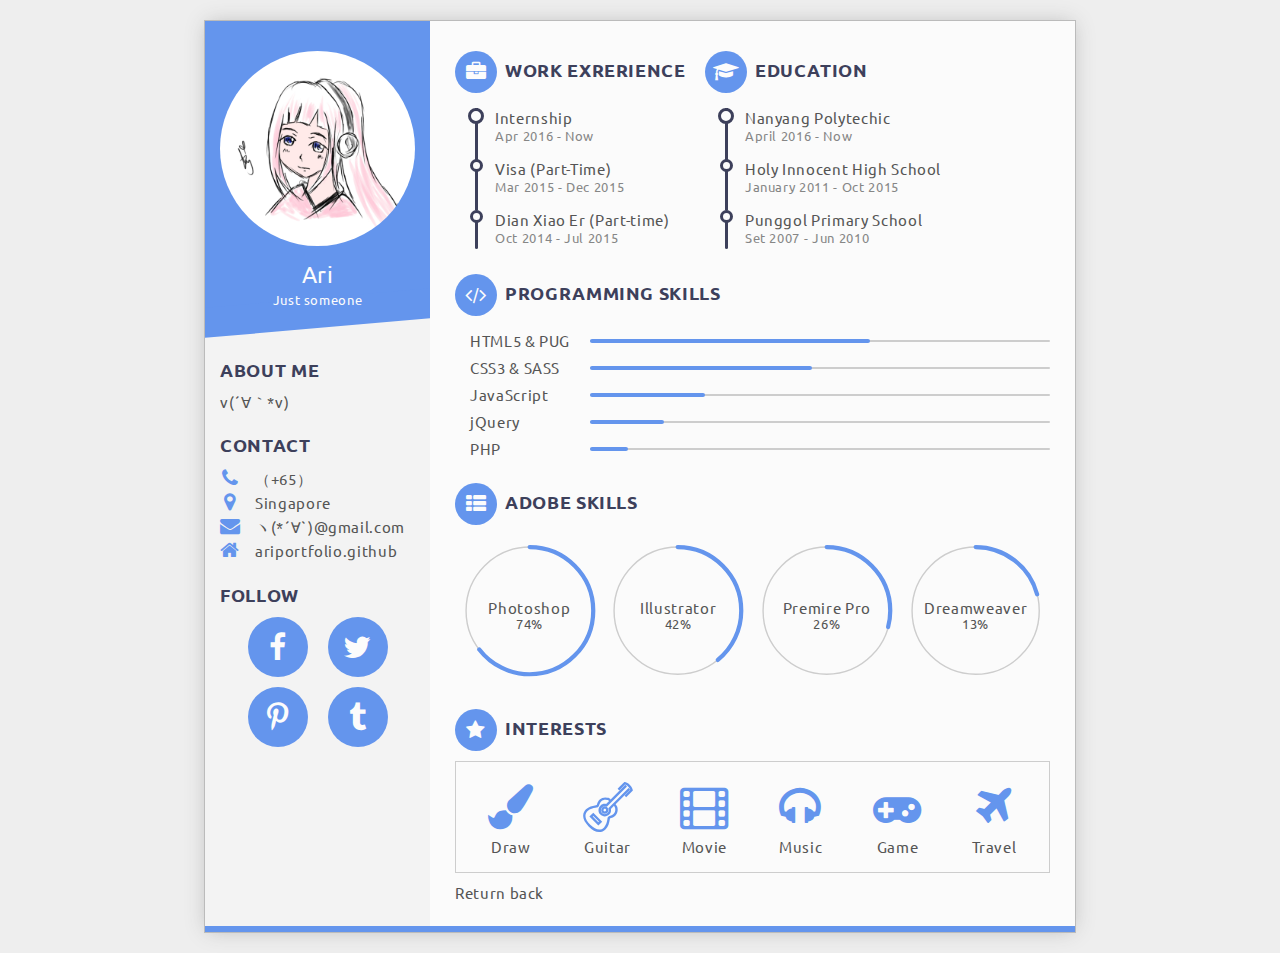
<file: resume/index.html>
<!DOCTYPE html>
<html lang="en" >

<head>
  <meta charset="UTF-8">
  <title>Ari's Resume</title>
  
  
  <link rel='stylesheet prefetch' href='https://fonts.googleapis.com/css?family=Ubuntu'>
<link rel='stylesheet prefetch' href='https://cdnjs.cloudflare.com/ajax/libs/font-awesome/4.6.3/css/font-awesome.css'>
<!--<link rel='stylesheet prefetch' href='https://s.plurk.com/0e89357f530f0a843c68440a020d4eb5.css'>-->

      <link rel="stylesheet" href="css/style.css">

  
</head>

<body>

  
<div class="resume">
  <div class="base">
    <div class="profile">
      <div class="photo"><img src="me.jpg"/></div>
<!--        <img src="https://s3-us-west-2.amazonaws.com/s.cdpn.io/764024/profile/profile-512.jpg"/>-->
      <div class="info">
        <h4 class="name">Ari</h4><small class="job">Just someone</small>
      </div>
    </div>
    <div class="about">
      <h3>About me</h3> v(´∀｀*v)
    </div>
    <div class="contact">
      <h3>Contact</h3>
      <div class="call"><i class="fa fa-phone"></i><span>（+65）</span></div>
      <div class="address"><i class="fa fa-map-marker"></i><span>Singapore</span></div>
      <div class="email"><i class="fa fa-envelope"></i><span>ヽ(*´∀`)@gmail.com</span></div>
      <div class="website"><a href="http://codepen.io/xichen" target="_blank"> <i class="fa fa-home"></i><span>ariportfolio.github</span></a></div>
    </div>
    <div class="follow">
      <h3>Follow</h3>
      <div class="box"><a href="https://www.facebook.com/" target="_blank"><i class="fa fa-facebook"></i></a><a href="javascript:void(0);"><i class="fa fa-twitter"></i></a><a href="javascript:void(0);"><i class="fa fa-pinterest-p"></i></a><a href="javascript:void(0);"><i class="fa fa-tumblr"></i></a></div>
<!--        <a href="https://www.plurk.com/natsukawa" target="_blank"><i class="pif-plurkapp"></i></a>-->
<!--        <a href="https://codepen.io/xichen/" target="_blank"><i class="fa fa-codepen"></i></a>-->
    </div>
  </div>
  <div class="func">
    <div class="work">
      <h3><i class="fa fa-briefcase"></i>Work Exrerience</h3>
      <ul>
        <li><span>Internship</span><small>Apr 2016 - Now</small></li>
        <li><span>Visa (Part-Time)</span><small>Mar 2015 - Dec 2015</small></li>
        <li><span> Dian Xiao Er (Part-time)</span><small>Oct 2014 - Jul 2015</small></li>
      </ul>
    </div>
    <div class="edu">
      <h3><i class="fa fa-graduation-cap"></i>Education</h3>
      <ul>
        <li><span>Nanyang Polytechic</span><small>April 2016 - Now</small></li>
        <li><span>Holy Innocent High School</span><small>January 2011 - Oct 2015</small></li>
        <li><span>Punggol Primary School</span><small>Set 2007 - Jun 2010</small></li>
      </ul>
    </div>
    <div class="skills-prog">
      <h3><i class="fa fa-code"></i>Programming Skills</h3>
      <ul>
        <li data-percent="85"><span>HTML5 &amp; PUG</span>
          <div class="skills-bar">
            <div class="bar"></div>
          </div>
        </li>
        <li data-percent="85"><span>CSS3 &amp; SASS</span>
          <div class="skills-bar">
            <div class="bar"></div>
          </div>
        </li>
        <li data-percent="60"><span>JavaScript</span>
          <div class="skills-bar">
            <div class="bar"></div>
          </div>
        </li>
        <li data-percent="60"><span>jQuery</span>
          <div class="skills-bar">
            <div class="bar"></div>
          </div>
        </li>
<!--
        <li data-percent="0"><span>NodeJS</span>
          <div class="skills-bar">
            <div class="bar"></div>
          </div>
        </li>
        <li data-percent="0"><span>VueJS</span>
          <div class="skills-bar">
            <div class="bar"></div>
          </div>
        </li>
-->
        <li data-percent="70"><span>PHP</span>
          <div class="skills-bar">
            <div class="bar"></div>
          </div>
        </li>
      </ul>
    </div>
    <div class="skills-soft">
      <h3><i class="fa fa-th-list"></i>Adobe Skills</h3>
      <ul>
        <li data-percent="90">
          <svg viewbox="0 0 100 100">
            <circle cx="50" cy="50" r="45"></circle>
            <circle class="cbar" cx="50" cy="50" r="45"></circle>
          </svg><span>Photoshop</span><small></small>
        </li>
        <li data-percent="70">
          <svg viewbox="0 0 100 100">
            <circle cx="50" cy="50" r="45"></circle>
            <circle class="cbar" cx="50" cy="50" r="45"></circle>
          </svg><span>Illustrator</span><small></small>
        </li>
        <li data-percent="70">
          <svg viewbox="0 0 100 100">
            <circle cx="50" cy="50" r="45"></circle>
            <circle class="cbar" cx="50" cy="50" r="45"></circle>
          </svg><span>Premire Pro</span><small></small>
        </li>
        <li data-percent="80">
          <svg viewbox="0 0 100 100">
            <circle cx="50" cy="50" r="45"></circle>
            <circle class="cbar" cx="50" cy="50" r="45"></circle>
          </svg><span>Dreamweaver</span><small></small>
        </li>
      </ul>
    </div>
    <div class="interests">
      <h3><i class="fa fa-star"></i>Interests</h3>
      <div class="interests-items">
        <div class="draw"><i class="fa fa-paint-brush"></i><span>Draw</span></div>
        <div class="guitar"><i class="guitar">
            <svg xmlns="http://www.w3.org/2000/svg" viewbox="0 0 53.858 53.858">
              <path d="M6.901,37.275l9.621,9.62l4.185-4.184l-9.622-9.624L6.901,37.275z M11.085,36.64l6.019,6.019l-0.593,0.618l-6.059-6.003L11.085,36.64z"></path>
              <path d="M36.868,26.667c-0.353-0.705-0.856-1.542-1.346-2.242l-0.366-0.523l-0.088,0.06L50.797,8.235L49.02,6.461L27.277,28.204l0.252,0.754c0.543,1.579,0.152,3.29-1.022,4.464c-1.669,1.668-4.34,1.669-6.009-0.001c-0.784-0.782-1.232-1.9-1.232-3.067c0-1.143,0.438-2.21,1.232-3.005c1.124-1.123,2.881-1.546,4.408-1.018l0.748,0.25L47.396,4.839l-1.836-1.837L29.236,19.276l0.504-0.856l-0.705-0.473c-0.6-0.375-1.231-0.742-1.753-0.872c-0.72-0.227-1.862-0.498-3.213-0.498c-2.318,0-4.399,0.822-6.015,2.377c-1.597,1.533-2.323,3.29-2.875,4.812l-0.069,0.186c-0.09,0.246-0.268,0.732-0.365,0.901c-0.359,0.105-1.264,0.299-1.836,0.366c-2.677,0.509-6.723,1.279-9.691,4.248c-1.125,1.125-3.021,3.529-3.092,7.005c0,3.62,1.996,7.452,5.934,11.39c3.979,3.979,7.791,5.997,11.329,5.997c2.581,0,4.889-1.009,7.066-3.093c2.968-2.968,3.738-7.01,4.247-9.689c0.05-0.199,0.109-0.512,0.171-0.838c0.05-0.26,0.125-0.657,0.176-0.874c0.246-0.135,0.703-0.342,1.166-0.496c1.475-0.536,3.184-1.245,4.818-2.88c3.178-3.372,2.371-7.568,1.879-9.216L36.868,26.667zM24.847,23.653c-2.265-0.469-4.627,0.241-6.185,1.86c-2.652,2.652-2.652,6.967,0,9.621c1.259,1.259,3.001,1.981,4.78,1.981c1.778,0,3.52-0.723,4.779-1.981c1.623-1.621,2.318-3.96,1.86-6.184l3.281-3.282l0.108,0.162c0.365,0.545,0.758,1.166,0.907,1.616c0.554,1.884,0.782,4.579-1.271,6.727c-1.141,1.197-2.512,1.787-3.826,2.248c-1.058,0.377-1.802,0.715-2.28,1.264l-0.095,0.123c-0.237,0.396-0.427,1.125-0.699,2.692c-0.359,2.051-1.027,5.867-3.528,8.429c-1.555,1.556-3.305,2.344-5.2,2.344c-2.856,0.001-6.192-1.793-9.645-5.185c-3.499-3.497-5.244-6.729-5.188-9.615c0-2.383,1.275-4.16,2.345-5.229c2.489-2.488,6.207-3.139,8.424-3.527c1.591-0.265,2.321-0.47,2.786-0.782l0.122-0.106c0.477-0.407,0.74-1.046,1.046-1.786l0.279-0.68c0.464-1.169,0.99-2.494,2.163-3.612c1.147-1.097,2.573-1.652,4.237-1.652c1.184,0,2.166,0.288,2.466,0.376c0.149,0.05,0.391,0.183,0.625,0.312c0.214,0.118,0.432,0.236,0.628,0.324l0.381,0.254L24.847,23.653z"></path>
              <path d="M23.458,26.252c-1.04,0.075-2.044,0.525-2.757,1.238c-0.762,0.762-1.174,1.772-1.161,2.844c0.013,1.041,0.429,2.003,1.161,2.699c0.77,0.771,1.739,1.178,2.804,1.178c1.035,0,2.056-0.43,2.803-1.177c0.77-0.769,1.177-1.739,1.177-2.802c0-1.034-0.43-2.056-1.177-2.802c-0.768-0.77-1.735-1.178-2.842-1.178C23.462,26.252,23.46,26.252,23.458,26.252z M22.477,29.327c0.265-0.265,0.659-0.43,1.027-0.43c0.409,0,0.735,0.136,1.07,0.468c0.198,0.166,0.326,0.529,0.326,0.928c0,0.408-0.137,0.735-0.43,1.028c-0.521,0.518-1.489,0.546-1.993,0C21.927,30.771,21.927,29.876,22.477,29.327z"></path>
              <path d="M53.605,8.544l-0.002,0c-0.109-0.623-0.848-3.106-3.078-5.336c-2.085-2.084-4.648-2.96-5.332-3.079L44.546,0l-0.491,0.491c0,0-5.991,5.991-6.301,6.3l-0.457,0.455l1.775,1.776L45.295,2.8c0.867,0.332,2.211,0.988,3.455,2.184c1.186,1.185,1.848,2.562,2.184,3.455l-6.221,6.223l1.773,1.774l7.248-7.246L53.605,8.544z"></path>
            </svg></i><span>Guitar</span></div>
        <div class="movie"><i class="fa fa-film"></i><span>Movie</span></div>
        <div class="music"><i class="fa fa-headphones"></i><span>Music</span></div>
        <div class="game"><i class="fa fa-gamepad"></i><span>Game</span></div>
        <div class="travel"><i class="fa fa-plane"></i><span>Travel</span></div>
      </div>
    </div>
      <div>
          <a href="../index.html">Return back</a>
      </div>
  </div>
</div>
  <script src='https://cdnjs.cloudflare.com/ajax/libs/jquery/2.2.4/jquery.min.js'></script>

  

    <script  src="js/index.js"></script>




</body>

</html>
</file>
<file: resume/css/style.css>
@charset "UTF-8";
* {
  outline: none;
}

body, html {
  margin: 0;
  background: #eee;
  font-family: "Ubuntu", "微軟正黑體", sans-serif;
  letter-spacing: 0.65px;
  font-size: 15px;
  color: #555;
  cursor: default;
}

a {
  text-decoration: none;
  color: #555;
  display: block;
  transition-duration: 0.3s;
}

ul {
  list-style-type: none;
  padding: 0;
}

h3 {
  color: #3d405b;
  margin: 10px 0;
  text-transform: uppercase;
  font-size: 18px;
}

.resume {
  width: 870px;
  background: #fbfbfb;
  margin: 20px auto;
  border: 1px solid #bbb;
  box-shadow: 0 0 20px -3px #bbb;
  position: relative;
  display: flex;
}
.resume::before {
  content: "";
  width: 100%;
  height: 6px;
  background: #6495ed;
  position: absolute;
  bottom: 0;
  left: 0;
}
.resume::after {
  content: "";
  display: block;
  clear: both;
}
.resume .base, .resume .func {
  box-sizing: border-box;
  float: left;
}
.resume .base > div, .resume .func > div {
  padding-bottom: 10px;
}
.resume .base > div:last-of-type, .resume .func > div:last-of-type {
  padding-bottom: 0;
}
.resume .base {
  width: 225px;
  padding: 30px 15px;
  background: rgba(238, 238, 238, 0.6);
}
.resume .base .profile {
  background: #6495ed;
  padding: 30px 15px 5px 15px;
  margin: -30px -15px 45px -15px;
  position: relative;
  z-index: 2;
}
.resume .base .profile::after {
  content: "";
  position: absolute;
  background: #6495ed;
  width: 100%;
  height: 30px;
  bottom: -15px;
  left: 0;
  transform: skewY(-5deg);
  z-index: -1;
}
.resume .base .profile .photo img {
  width: 100%;
  border-radius: 50%;
}
.resume .base .profile .info {
  text-align: center;
  color: #fcfcfc;
}
.resume .base .profile .info .name {
  margin-top: 10px;
  margin-bottom: 0;
  font-size: 1.5em;
  font-weight: normal;
}
.resume .base .contact div {
  line-height: 24px;
}
.resume .base .contact div a:hover {
  color: #e07a5f;
}
.resume .base .contact div a:hover span::after {
  width: 100%;
}
.resume .base .contact div:hover i {
  color: #e07a5f;
}
.resume .base .contact div i {
  color: #6495ed;
  width: 20px;
  height: 20px;
  font-size: 20px;
  text-align: center;
  margin-right: 15px;
  transition-duration: 0.3s;
}
.resume .base .contact div span {
  position: relative;
}
.resume .base .contact div span::after {
  content: "";
  position: absolute;
  background: #e07a5f;
  height: 1px;
  width: 0;
  bottom: 0;
  left: 0;
  transition-duration: 0.3s;
}
.resume .base .follow .box {
  text-align: center;
  vertical-align: middle;
}
.resume .base .follow .box a {
  display: inline-block;
  vertical-align: text-bottom;
}
.resume .base .follow .box a:hover i {
  background: #e07a5f;
  border-radius: 5px;
  transform: rotate(45deg) scale(0.8);
}
.resume .base .follow .box a:hover i::before {
  transform: rotate(-45deg) scale(1.5);
}
.resume .base .follow .box i {
  display: inline-block;
  font-size: 30px;
  background: #6495ed;
  width: 60px;
  height: 60px;
  border-radius: 50%;
  line-height: 60px;
  color: #fcfcfc;
  margin: 0 10px 10px 10px;
  transition-duration: 0.3s;
}
.resume .base .follow .box i::before {
  transition-duration: 0.3s;
}
.resume .base .follow .box i.fa::before {
  display: block;
}
.resume .func {
  width: 645px;
  padding: 30px 25px;
}
.resume .func:hover > div {
  transition-duration: 0.3s;
}
.resume .func:hover > div:hover h3 {
  letter-spacing: 1.6px;
}
.resume .func:hover > div:hover h3 i {
  transform: scale(1.2);
}
.resume .func:hover > div:not(:hover) {
  opacity: 0.5;
}
.resume .func h3 {
  transition-duration: 0.3s;
  margin-top: 0;
}
.resume .func h3 i {
  color: #fcfcfc;
  background: #6495ed;
  width: 42px;
  height: 42px;
  font-size: 20px;
  line-height: 42px;
  border-radius: 50%;
  text-align: center;
  vertical-align: middle;
  margin-right: 8px;
  transition-duration: 0.3s;
}
.resume .func .work, .resume .func .edu {
  float: left;
}
.resume .func .work small, .resume .func .edu small {
  display: block;
  opacity: 0.7;
}
.resume .func .work ul li, .resume .func .edu ul li {
  position: relative;
  margin-left: 15px;
  padding-left: 25px;
  padding-bottom: 15px;
}
.resume .func .work ul li:hover::before, .resume .func .edu ul li:hover::before {
  animation: circle 1.2s infinite;
}
.resume .func .work ul li:hover span, .resume .func .edu ul li:hover span {
  color: #e07a5f;
}
@keyframes circle {
  from {
    box-shadow: 0 0 0 0px #3d405b;
  }
  to {
    box-shadow: 0 0 0 6px rgba(61, 64, 91, 0);
  }
}
.resume .func .work ul li:first-of-type::before, .resume .func .edu ul li:first-of-type::before {
  width: 10px;
  height: 10px;
  left: -2px;
}
.resume .func .work ul li:last-of-type, .resume .func .edu ul li:last-of-type {
  padding-bottom: 3px;
}
.resume .func .work ul li:last-of-type::after, .resume .func .edu ul li:last-of-type::after {
  border-radius: 1.5px;
}
.resume .func .work ul li::before, .resume .func .work ul li::after, .resume .func .edu ul li::before, .resume .func .edu ul li::after {
  content: "";
  display: block;
  position: absolute;
}
.resume .func .work ul li::before, .resume .func .edu ul li::before {
  width: 7px;
  height: 7px;
  border: 3px solid #3d405b;
  background: #fcfcfc;
  border-radius: 50%;
  left: 0;
  z-index: 1;
}
.resume .func .work ul li::after, .resume .func .edu ul li::after {
  width: 3px;
  height: 100%;
  background: #3d405b;
  left: 5px;
  top: 0;
}
.resume .func .work ul li span, .resume .func .edu ul li span {
  transition-duration: 0.3s;
}
.resume .func .work {
  width: 42%;
}
.resume .func .edu {
  width: 58%;
}
.resume .func .skills-prog {
  clear: both;
}
.resume .func .skills-prog ul {
  margin-left: 15px;
}
.resume .func .skills-prog ul li {
  margin-bottom: 8px;
  display: flex;
  align-items: center;
  transition-duration: 0.3s;
}
.resume .func .skills-prog ul li:hover {
  color: #e07a5f;
}
.resume .func .skills-prog ul li:hover .skills-bar .bar {
  background: #e07a5f;
  box-shadow: 0 0 0 1px #e07a5f;
}
.resume .func .skills-prog ul li span {
  display: block;
  width: 120px;
}
.resume .func .skills-prog ul li .skills-bar {
  background: #cdcdcd;
  height: 2px;
  width: calc(100% - 120px);
  position: relative;
  border-radius: 2px;
}
.resume .func .skills-prog ul li .skills-bar .bar {
  position: absolute;
  top: -1px;
  height: 4px;
  background: #6495ed;
  box-shadow: 0 0 0 #6495ed;
  border-radius: 5px;
}
.resume .func .skills-soft ul {
  display: flex;
  justify-content: space-between;
  text-align: center;
}
.resume .func .skills-soft ul li {
  position: relative;
}
.resume .func .skills-soft ul li:hover svg .cbar {
  stroke: #e07a5f;
  stroke-width: 4px;
}
.resume .func .skills-soft ul li:hover span, .resume .func .skills-soft ul li:hover small {
  transform: scale(1.2);
}
.resume .func .skills-soft ul li svg {
  width: 95%;
  fill: transparent;
  transform: rotate(-90deg);
}
.resume .func .skills-soft ul li svg circle {
  stroke-width: 1px;
  stroke: #cdcdcd;
}
.resume .func .skills-soft ul li svg .cbar {
  stroke-width: 3px;
  stroke: #6495ed;
  stroke-linecap: round;
}
.resume .func .skills-soft ul li span, .resume .func .skills-soft ul li small {
  position: absolute;
  display: block;
  width: 100%;
  top: 52%;
  transition-duration: 0.3s;
}
.resume .func .skills-soft ul li span {
  top: 40%;
}
.resume .func .interests-items {
  box-sizing: border-box;
  padding: 15px;
  width: 100%;
  border: 1px solid #cdcdcd;
  text-align: center;
  display: flex;
  justify-content: space-between;
}
.resume .func .interests-items div {
  display: inline-block;
  width: 80px;
  height: 80px;
}
.resume .func .interests-items div:hover i {
  transform: scale(1.2);
}
.resume .func .interests-items div:hover span {
  color: #e07a5f;
  transition-duration: 0.3s;
}
.resume .func .interests-items div i {
  font-size: 45px;
  width: 60px;
  height: 60px;
  line-height: 60px;
  color: #6495ed;
  transition-duration: 0.3s;
}
.resume .func .interests-items div i.guitar {
  display: block;
  margin: 0 auto;
}
.resume .func .interests-items div i.guitar svg {
  width: 50px;
  height: 50px;
  margin-top: 5px;
  fill: #6495ed;
}
.resume .func .interests-items div span {
  display: block;
}
</file>
